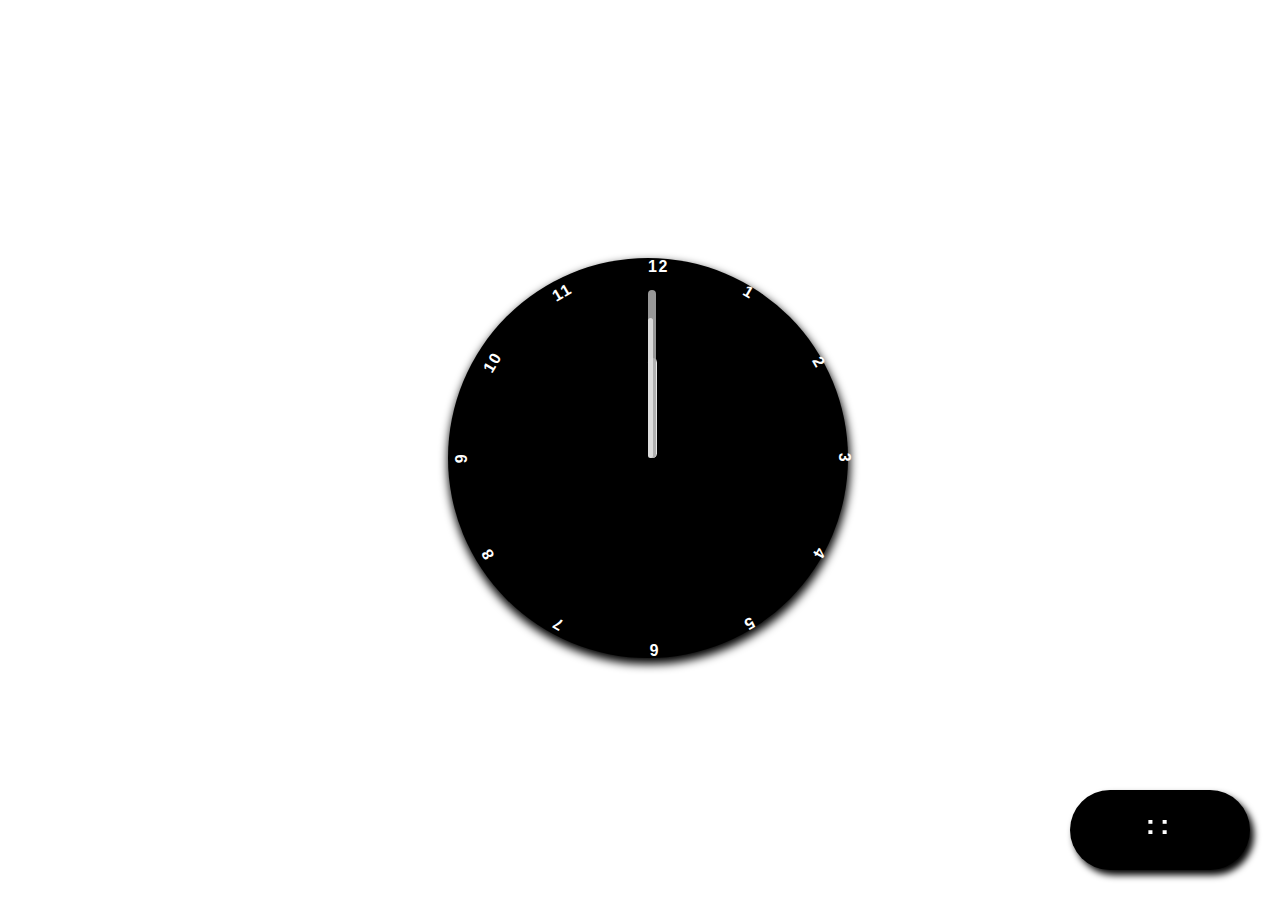
<file: clock.html>
<!DOCTYPE html>
<html lang="en">
<head>
    <meta charset="UTF-8">
    <meta http-equiv="X-UA-Compatible" content="IE=edge">
    <meta name="viewport" content="width=device-width, initial-scale=1.0">
    <title>Clock</title>
    <link rel="stylesheet" href="./clock.css">
</head>
<body>
    <div class="container--clock">
                <span class="marks" id="mark-1">1</span>
                <span class="marks" id="mark-2">2</span>
                <span class="marks" id="mark-3">3</span>
                <span class="marks" id="mark-4">4</span>
                <span class="marks" id="mark-5">5</span>
                <span class="marks" id="mark-6">6</span>
                <span class="marks" id="mark-7">7</span>
                <span class="marks" id="mark-8">8</span>
                <span class="marks" id="mark-9">9</span>
                <span class="marks" id="mark-10">10</span>
                <span class="marks" id="mark-11">11</span>
                <span class="marks" id="mark-12">12</span>

                <span class="hand" id="hour"></span>
                <span class="hand" id="minute"></span>
                <span class="hand" id="second"></span>
    </div>

    <div class="textTime">
        <span id="hourTime"></span> : <span id="minuteTime"></span> : <span id="secondTime"></span>
    </div>
    <script src="./clock.js"></script>
</body>
</html>
</file>
<file: clock.css>
@import url('https://fonts.cdnfonts.com/css/blanka');
    @import url('https://fonts.cdnfonts.com/css/wedding');

    *{
        font-family: 'Blanka',sans-serif;
        font-weight: 900;
        transition: all ;
        transition-duration:500ms;
        -webkit-tap-highlight-color: transparent;
        user-select: none;
    }
  
    body{
        width:100vw;
        height:100vh;
        overflow: hidden;
    }
    .container--clock{
        width:400px;
        height:400px;
        border-radius: 50%;
        background-color: black;
        box-shadow:1px 5px 10px 1px black;
        text-align:center;
        align-items: center;
        z-index: 2;
        top:50%;
        left:50%;
        color: rgb(255, 255, 255);
        transform: translate(-50%,-50%);
        position:relative;
        
    }
    .marks{
        height: 100%;
        position: absolute;
        letter-spacing: 1.5px;
        text-align: center;
        transform: rotate(var(--x));
    }
    #mark-1{--x: 30deg;}
    #mark-2{--x: 60deg;}
    #mark-3{--x: 90deg;}
    #mark-4{--x: 120deg;}
    #mark-5{--x: 150deg;}
    #mark-6{--x: 180deg;}
    #mark-7{--x: 210deg;}
    #mark-8{--x: 240deg;}
    #mark-9{--x: 270deg;}
    #mark-10{--x: 300deg;}
    #mark-11{--x: 330deg;}

    .hand{
        position: absolute;
        margin-top:20px;
        height:50%;
        align-self: center; 
        opacity: 0.9;
        z-index: 10;
        border-radius: 90px;
        transform-origin: bottom;
        transform: rotate(calc(var(--x) * 1deg));
    }
    #hour{
        position: absolute;
        width:9px;
        height: 25%;
        bottom:50%;
        background-color: rgb(255, 255, 255);
    }
    #minute{
        position: absolute;
        width: 8px;
        height: 42%;
        bottom:50%;
        
        background-color: rgb(169, 169, 169);
        
    }
    #second{
        position: absolute;
        width: 5px;
        height:35%;
        bottom:50%;
        
        background-color: rgb(225, 225, 225);
    }
    .textTime{
        position: fixed;
        bottom: 30px;
        right:30px;
        color: white;
        background-color: black;
        border-radius: 60px;
        padding: 15px;
        padding-bottom: 25px;
        width: 150px;
        height: 40px;
        box-shadow: 4px 5px 7px 0 black;
        display: flex; 
        align-items: center;
        justify-content: center;
        font-size:28px;
        letter-spacing: 5px;
        z-index: 2;
        
    }
    .textTime span{

        text-shadow: 1px 1px 5px 0;
    }

    #signature{
        font-family: 'Wedding';
        position: absolute;
        left: 50%;
        transform: translateX(-50%);
        bottom: 50px;
        letter-spacing: 5px;
    }
    
    .container--clock div:last-child{
        position: relative;
        width: 90px;
        border-radius: 50%;
        height: 90px;
        background-color: rgb(255, 255, 255);
        opacity: 0.8;
        z-index: -5;
        top: 50%;
        left: 50%;
        transform: translate(-50%,-50%);
    }

@media all and (max-width:700px){
    .container--clock{
       width:250px;
       height:250px;
       margin-top: -36%;
       
    }
}
</file>
